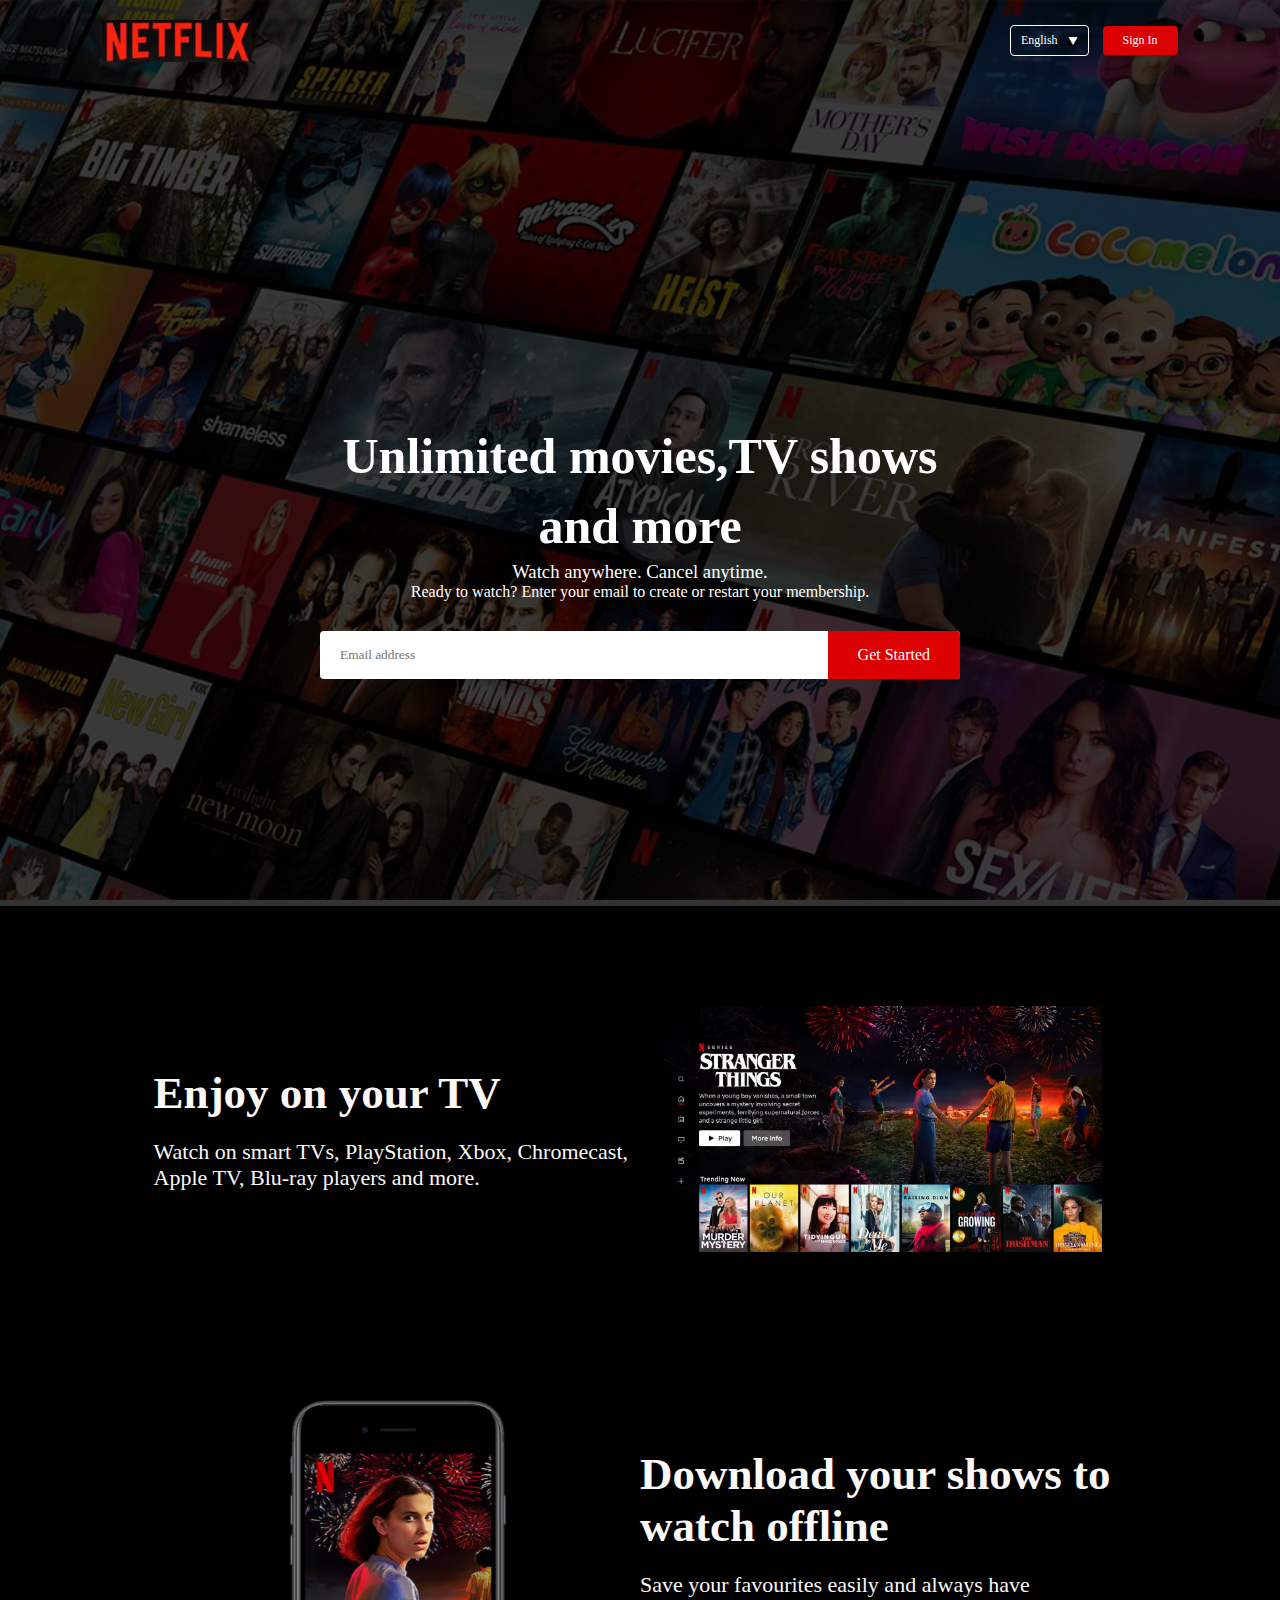
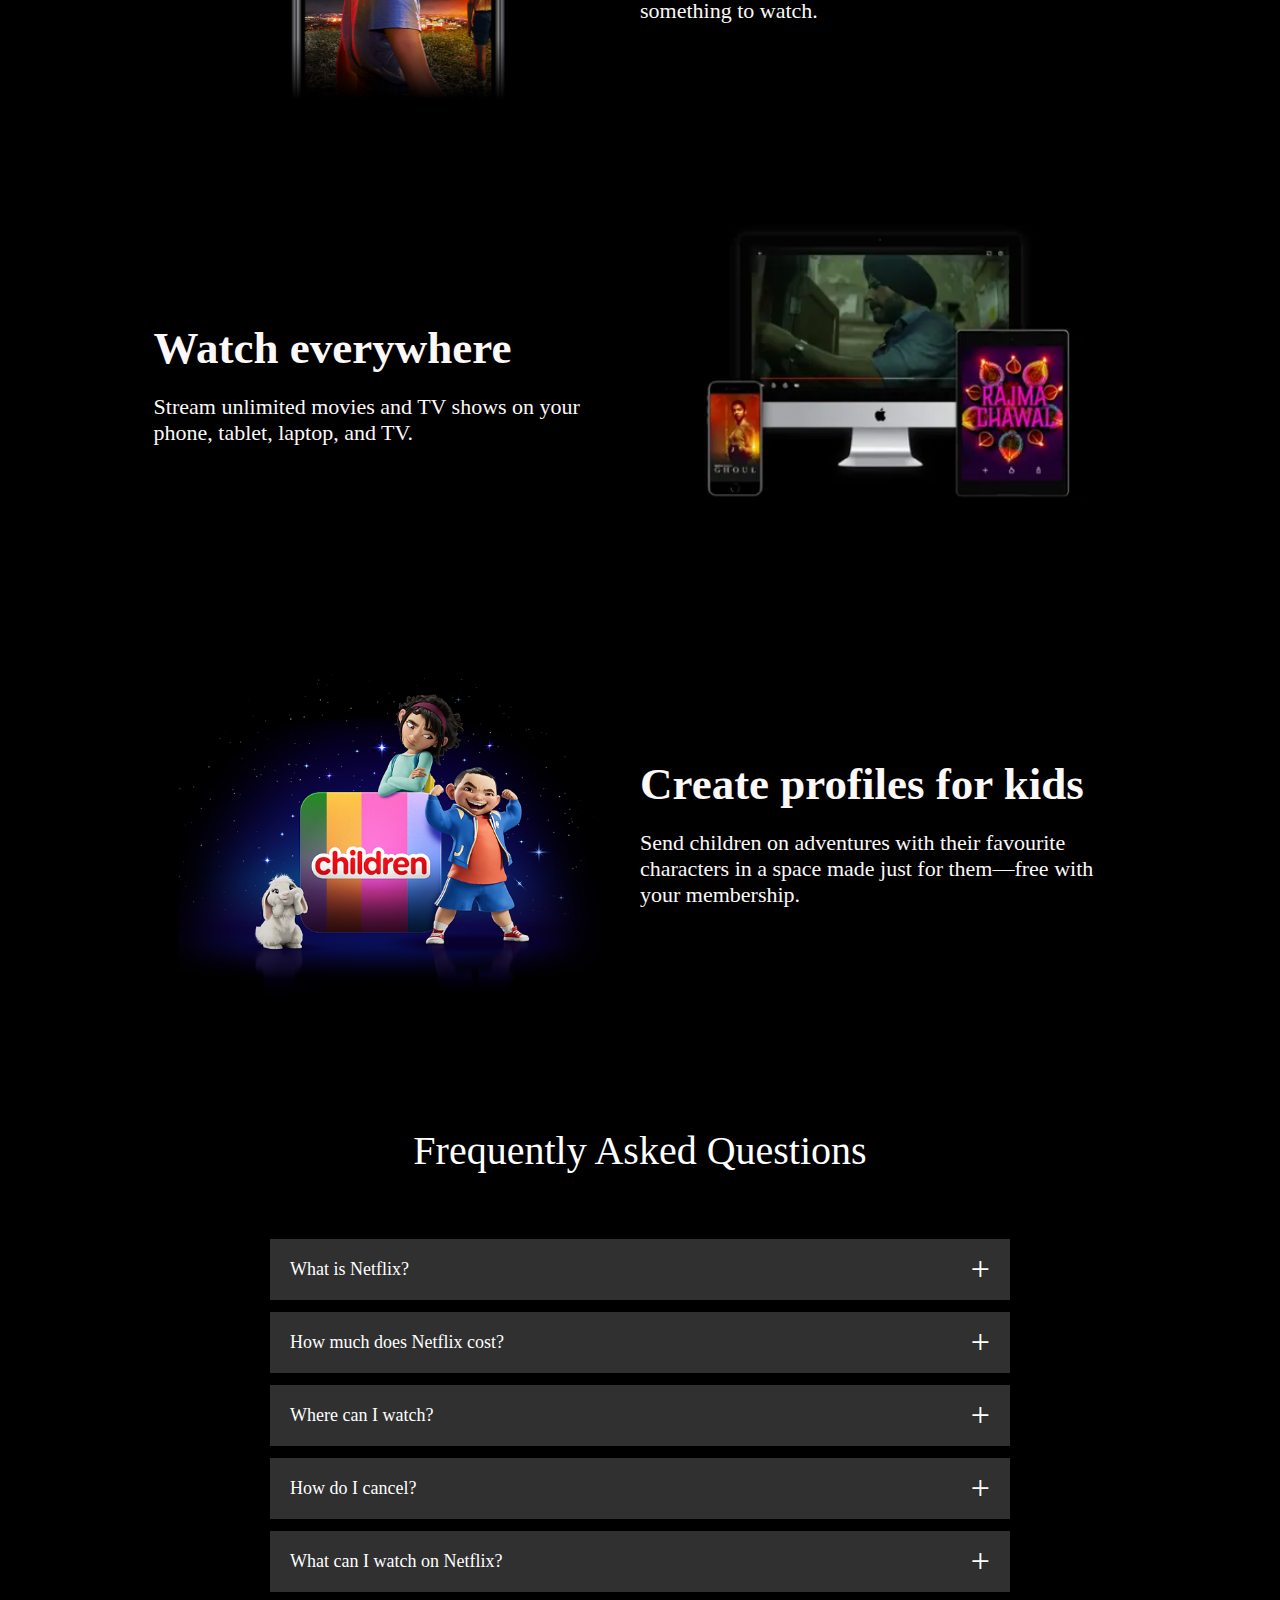
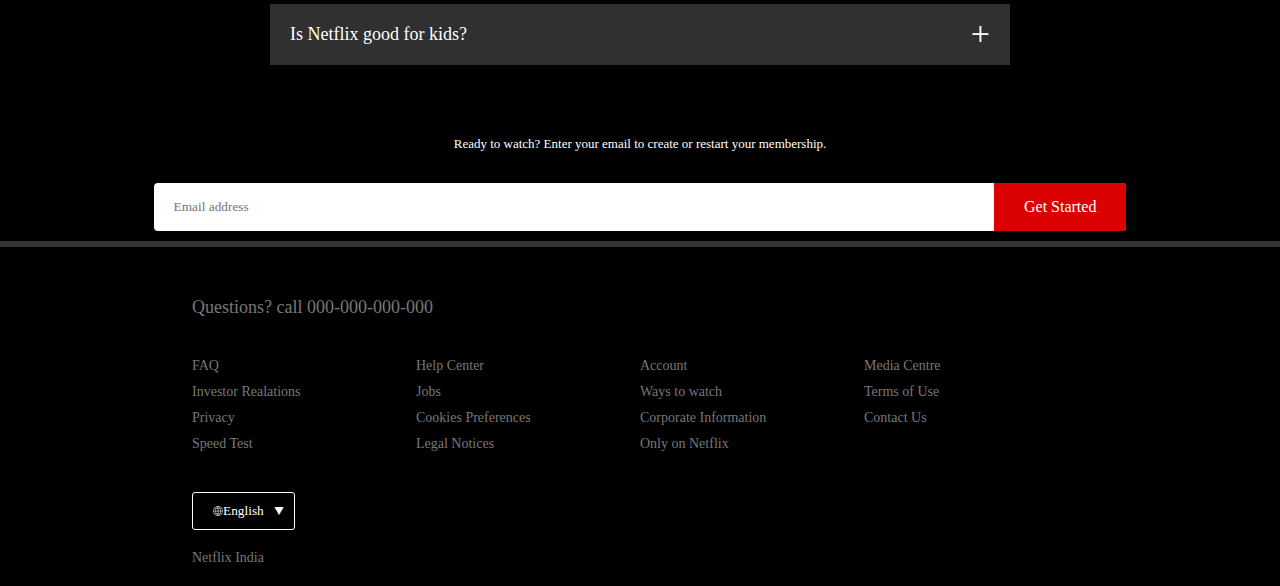
<file: Netflix Clone/index.html>
<!DOCTYPE html>
<html>
    <head>
        <meta name="viewport" content="width=device-width,initial-scale=1.0">
        <title>Netflix Clone</title>
        <link rel="stylesheet" href="style.css">
    </head>
    <body>
        <div class="header">
<nav>
    <img src="images/logo.jpeg" class="logo">
    <div>
        <button class="language-btn">English <img src="images/drop-down.png"></button>
        <button>Sign In</button>
       </div>
</nav>
<div class="header-content">
    <h1>Unlimited movies,TV shows and more</h1>
    <h3>Watch anywhere. Cancel anytime.</h3>
    <p>Ready to watch? Enter your email to create or restart your membership.
    </p>
    <form class="email-signup">
        <input type="email" placeholder="Email address" required>
<button type="submit">Get Started</button>
    </form>
</div>
</div>
<div class ="features">
    <div class="row">
        <div class="text-col">
            <h2>Enjoy on your TV</h2>
            <p>Watch on smart TVs, PlayStation, Xbox, Chromecast, Apple TV, Blu-ray players and more.</p>
        </div>
        <div class="img-col">
<img src="images/feature-1.jpeg">
        </div>
    </div>
    <div class="row">  
        <div class="img-col">
        <img src="images/feature-2.png">
                </div>
        <div class="text-col">
            <h2>Download your shows to watch offline</h2>
            <p> Save your favourites easily and always have something to watch.</p>  </div>
    </div>
    <div class="row">
        <div class="text-col">
            <h2>Watch everywhere</h2>
            <p>Stream unlimited movies and TV shows on your phone, tablet, laptop, and TV.</p>
        </div>
        <div class="img-col">
<img src="images/feature-3.png">
        </div>
    </div>
    <div class="row">
        <div class="img-col">
            <img src="images/feature-4.png">
                    </div>
        <div class="text-col">
            <h2>Create profiles for kids</h2>
            <p>Send children on adventures with their favourite characters in a space made just for them—free with your membership.</p>
        </div>
    </div>
    </div>
<div class="faq">
    <h2>Frequently Asked Questions</h2>
    <ul class="accordion">
        <li><input type="radio" name="accordion" id="first">
        <label for="first">What is Netflix?</label>
    <div class="content">
    <p>Netflix is a streaming service that offers a wide variety of award-winning TV shows, movies, anime, documentaries
         and more - on thousands of internet-connected devices.<br><br> You can watch as much as you want, whenever you want, without a 
         single ad - all for one low monthly price. There's always something new to discover, and new TV shows and movies are added 
         every week! 
</p></div>
    </li>
    <li><input type="radio" name="accordion" id="second">
        <label for="second">How much does Netflix cost?</label>
    <div class="content">
    <p>Watch Netflix on your smartphone, tablet, Smart TV, laptop, or streaming device, all for one fixed monthly fee.
         Plans range from ₹149 to ₹649 a month. No extra costs, no contracts.
    </p></div>
    </li>
    <li><input type="radio" name="accordion" id="third">
        <label for="third">Where can I watch?</label>
    <div class="content">
    <p>Watch anywhere, anytime. Sign in with your Netflix account to watch instantly on the web at netflix.com from your
         personal computer or on any internet-connected device that offers the Netflix app, including smart TVs, smartphones,
          tablets, streaming media players and game consoles.<br><br>You can also download your favourite shows with the iOS or Android app. Use downloads to watch while you're on the go and without an internet connection. Take Netflix with you anywhere.
    </p></div>
    </li>
    <li><input type="radio" name="accordion" id="fourth">
        <label for="fourth">How do I cancel?</label>
    <div class="content">
    <p>Netflix is flexible. There are no annoying contracts and no commitments. You can easily cancel your account online in two clicks.
         There are no cancellation fees- start or stop your account anytime.
    </p></div>
    </li>
    <li><input type="radio" name="accordion" id="fifth">
        <label for="fifth">What can I watch on Netflix?</label>
    <div class="content">
    <p>Netflix has an extensive library of feature films, documentaries, TV shows, anime, 
        award-winning Netflix originals, and more. Watch as much as you want, anytime you want.
    </p></div>
    </li>
    <li><input type="radio" name="accordion" id="sixth">
        <label for="sixth">Is Netflix good for kids?</label>
    <div class="content">
    <p>The Netflix Kids experience is included in your membership to give parents control while kids enjoy family-friendly 
        TV shows and films in their own space.<br><br> Kids profiles come with PIN-protected parental controls that let 
        you restrict the maturity rating of content kids can watch and block specific titles you don’t want kids to see.
    </p></div>
    </li>
    </ul>
    <small>Ready to watch? Enter your email to create or restart your membership.
    </small>
    <form class="email-signup">
        <input type="email" placeholder="Email address" required>
<button type="submit">Get Started</button>
    </form>
</div>
<div class="footer">
    <h2>Questions? call 000-000-000-000</h2>
    <div class="row">
    <div class="col">
        <a href="#">FAQ</a>
        <a href="#">Investor Realations</a>
        <a href="#">Privacy</a>
        <a href="#">Speed Test</a>
    </div>
    <div class="col">
        <a href="#">Help Center</a>
        <a href="#">Jobs</a>
        <a href="#">Cookies Preferences</a>
        <a href="#">Legal Notices</a>
    </div>
    <div class="col">
        <a href="#">Account</a>
        <a href="#">Ways to watch</a>
        <a href="#">Corporate Information</a>
        <a href="#">Only on Netflix</a>
    </div>
    <div class="col">
        <a href="#">Media Centre</a>
        <a href="#">Terms of Use</a>
        <a href="#">Contact Us </a>
  </div>
    </div>
 <button class="language-btn"><img src="images/globe-icon.jpeg">English <img src="images/drop-down.png"></button>
    <p class="copyright-txt">Netflix India</p>
</div>
</body>
</html>
</file>
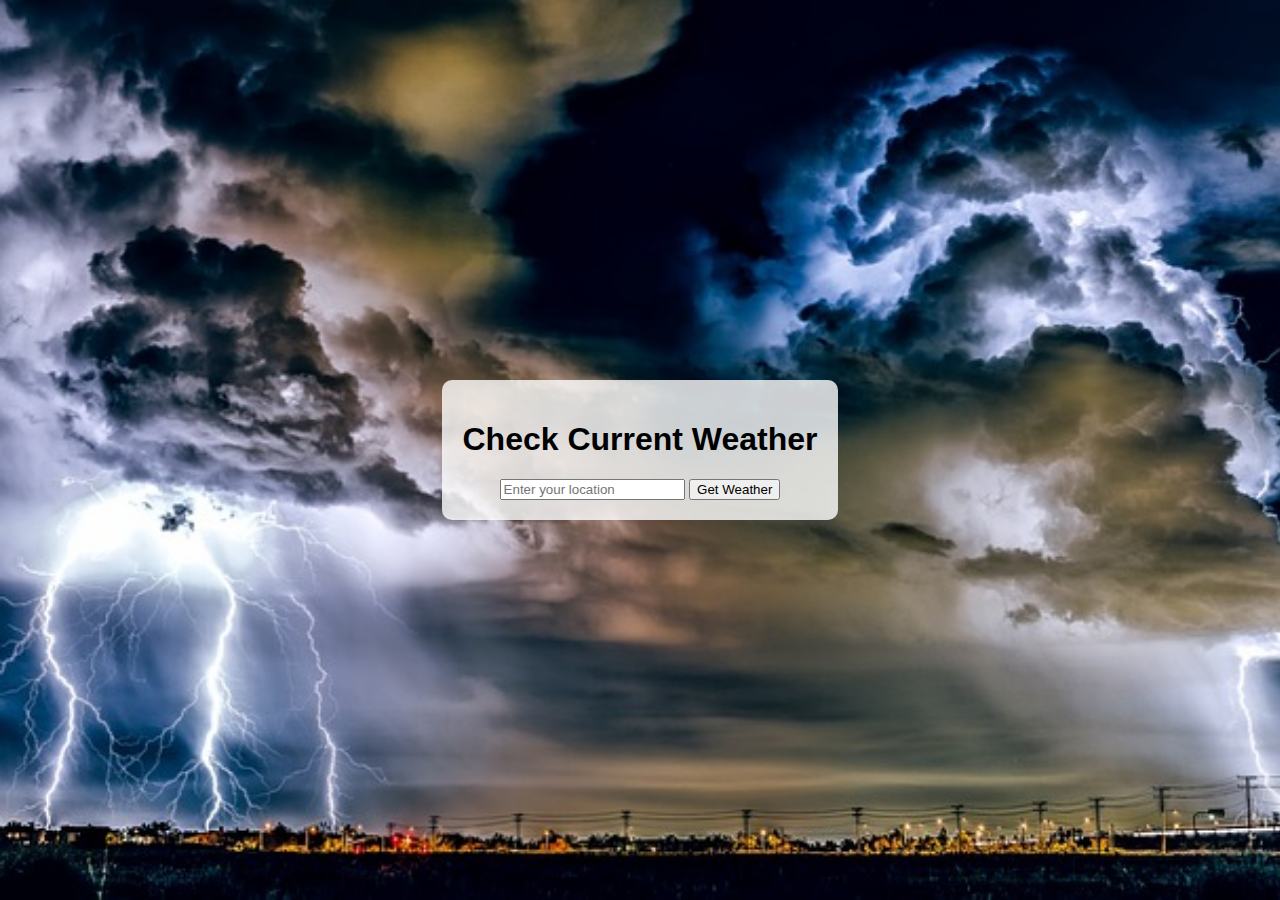
<file: Weather app/index.html>
<!DOCTYPE html>
<html lang="en">
<head>
    <meta charset="UTF-8">
    <meta name="viewport" content="width=device-width, initial-scale=1.0">
    <title>Weather</title>
    <style>
   
   body {
    font-family: Arial, sans-serif;
    margin: 0;
    padding: 0;
    height: 100vh;
    background-image: url('weather.jpg');
    background-size: cover;
    display: flex;
    justify-content: center;
    align-items: center;
   }
        .container {
            text-align: center;
            background-color: rgba(255, 255, 255, 0.8); 
            padding: 20px;
            border-radius: 10px;
        }
 </style>
</head>
<body>
    <div class="container">
        <h1>Check Current Weather</h1>
        <form id="location-form">
            <input type="text" id="location-input" placeholder="Enter your location">
            <button type="submit">Get Weather</button>
        </form>
        <div id="weather-info"></div>
         </div>
 <script>
    const apiKey = "2318981d8edd8708cb196df404443455";
        const apiUrl = 'https://api.openweathermap.org/data/2.5/weather';

        const locationForm = document.getElementById('location-form');

        locationForm.addEventListener('submit', async (e) => {
            e.preventDefault();
            const locationInput = document.getElementById('location-input').value.trim();
            if (locationInput) {
                try {
                    const response = await fetch(`${apiUrl}?q=${locationInput}&appid=${apiKey}&units=metric`);
                    const data = await response.json();
                    displayWeather(data);
                } catch (error) {
                    console.error('Error fetching weather data:', error);
                    alert('Error fetching weather data. Please try again later.');
                }
            } else {
                alert('Please enter the location.');
            }
        });
 const displayWeather = (data) => {
            const weatherInfoDiv = document.getElementById('weather-info');
            const weatherIcon = document.getElementById('weather-icon');
            const temperature = data.main.temp;
            const description = data.weather[0].description;
            const iconCode = data.weather[0].icon;
         weatherInfoDiv.innerHTML = `
                <p>Temperature: ${temperature}°C</p>
                <p>Weather: ${description}</p>
            `;
         };
</script>
</body>
</html>
</file>
<file: Netflix Clone/style.css>
*{
    margin:0;
    padding:0;
    font-family:'poppins',verdana;
    box-sizing:border-box;
}
body{
    background: #000;
    color:#fff;
}
.header{
width:100%;
height:100vh;
background-image:linear-gradient(rgba(0,0,0,0.7),rgba(0,0,0,0.7)),url(images/header.jpeg);
background-size:cover;
background-position:center;
padding:10px 8%;
position:relative;
}
nav{
    display:flex;
    align-items:center;
    justify-content:space-between ;
    padding:10px 0;
}
.logo{
    width:150px;
    cursor:pointer;
}
nav button{
    border:0;
    outline:0;
    background: #db0001;
    color:#fff;
    padding:7px 20px;
    font-size:12px;
    border-radius:4px;
    margin-left:10px;
    cursor:pointer;
}
.language-btn{
    display:inline-flex;
    align-items:center;
    background:transparent;
    border:1px solid #fff;
    padding:7px 10px;
}
.language-btn img{
    width:10px;
    margin-left:10px;
}
.header-content{
    position:absolute;
    top:50%;
    left:50%;
    transform:translate(-50%,-50%);
    text-align:center;
    margin-top :100px;
}
.header-content h1{
    font-size:50px;
    line-height:70px;
    font-weight:600;
    max-width:650px;
}
.header-content h3{
    font-weight:400;
    margin-bottom:20px'
}
.email-signup{
    background:#fff;
    border-radius:4px;
    display:flex;
    align-items:center;
    margin-top:30px;
    overflow:hidden;
}
.email-signup input{
    flex:1;
    border:0;
    outline:0;
    margin-left:20px;
}
.email-signup button{
    background:#db0001;
    border:0;
    outline:0;
    color:#fff;
    font-size:16px;
    cursor:pointer;
    padding:15px 30px;
}
.features{
    padding:50px 12%;
    font-size:22px;
    border-top:6px solid #333;
    color:#fcf8f8;
}
.row{
    display:flex;
    width:100%;
    align-items:center;
    flex-wrap:wrap;
    padding:50px 0; 
}
.text-col{
    flex-basis:50%;
    margin-bottom:20px;
}
.img-col{
    flex-basis:50%;
    margin-bottom:20px;
}
.img-col img{
    display:block;
    width:90%;
    margin:auto;
}
.features h2{
    font-size:45px;
    font-weight:600;
    margin-bottom:20px;
}
.faq{
    padding:10px 12%;
    text-align:center;
    font-size:18px;
}
.faq h2{
    font-weight:500;
    font-size:40px;
}
.accordion{
    margin:60px auto;
    width:100%;
    max-width:750px;
}
.accordion li{
    list-style:none;
    width:100%;
    padding:5px;
}
.accordion li label{
    display:flex;
    align-items:center;
    padding:20px;
    font-size:18px;
    font-weight:500;
    background:#303030;
    margin-bottom:2px;
cursor:pointer;
position:relative;
}
label::after{
    content:'+';
    font-size:34px;
    position:absolute;
    right:20px;
    transition:tranform 0.5s;
}
input[type="radio"]{
display:none;
}
.accordion .content{
    background:#303030;
    text-align:left;
    padding:0 20px;
max-height: 0;
overflow:hidden;
transition: max-height 0.5s,padding 0.5s;
}
.accordion input[type="radio"]:checked+label+.content{
    max-height:600px ;
    padding:30px 20px;
}
.accordion input[type="radio"]:checked+label::after{
    transform:rotate(135deg);
}
.faq .email-siqnup{
    max-width:600px;
    margin:20px auto 60px;
}
.faq small{
    font-size:13px;
}
.footer{
    padding:50px 15% 10px;
    border-top:6px solid #333;
    color:#777;
}
.footer h2{
    font-size:18px;
    font-weight:400;
    margin-bottom:30px;
}
.footer .col{
    flex-basis:25%;
    flex-grow:1;
    margin-bottom:20px;
}
.footer .col a{
    display:block;
    text-decoration:none;
    color:#777;
    font-size:14px;
    margin-bottom:10px;
}
.footer .row{
    align-items:flex-start;
    padding:10px 0;
}
.footer .language-btn{
    color:#fff;
    padding:10px 10px;
    border-radius:3px;
    }
.copyright-txt{
    font-size:14px;
    margin-top:20px;
    margin-bottom:10px;
}
@media only screen and (max-width:600px){
    .logo{
        width:100px;
    }
    nav button{
        padding:5px 10px;
    }
    nav .language-btn{
        padding:4px 8px;
    }
    .header-content{
        position:unset;
        transform:none;
        padding-top:150px;
    }
    .header-content h1{
font-size:30px;
    }
    .email-signup button{
        font-size:12px;
        padding:10px 15px;
    }
    .text-col,.img-col{
        flex-basis:100%;

    }
    .features h2{
        font-size:30px;
    }
    .features p{
        font-size:15px;
    }
    .row:nth-child(2),.row:nth-child(4){
        flex-direction:column-reverse;
    }
    .features .row{
        padding:10px 0;
    }
    .faq h2{
        font-size:20px;
    }
    .accordion .content{
        font-size:14px;
    }
    .accordion li label{
        padding:10px;
        font-size:14px;
    }
    label::after{
        font-size:22px;
    }
}
</file>
